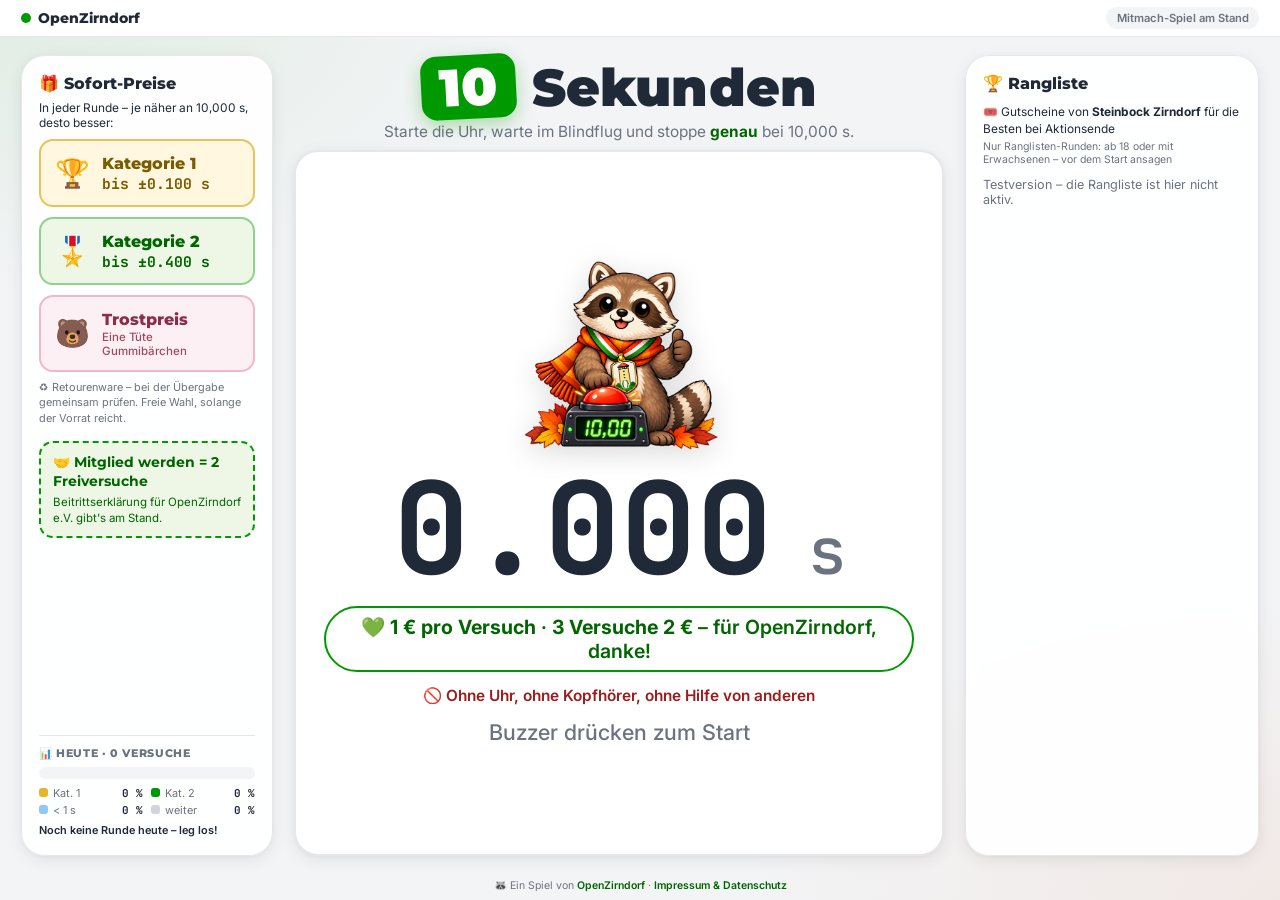
<file: index.html>
<!doctype html>
<html lang="de" class="game">
<head>
  <meta charset="utf-8" />
  <meta name="viewport" content="width=device-width, initial-scale=1" />
  <title>10 Sekunden – Triff die Zeit!</title>
  <meta name="description" content="Triff exakt 10 Sekunden ohne hinzuschauen. Ein kleines Reaktionsspiel von OpenZirndorf mit Waschbär-Maskottchen und Live-Bestenliste." />
  <link rel="icon" href="images/favicon.svg" type="image/svg+xml" />
  <link rel="preconnect" href="https://fonts.googleapis.com" />
  <link rel="preconnect" href="https://fonts.gstatic.com" crossorigin />
  <link href="https://fonts.googleapis.com/css2?family=Inter:ital,opsz,wght@0,14..32,400;0,14..32,500;0,14..32,600;0,14..32,700;0,14..32,800&family=Montserrat:wght@700;800;900&family=JetBrains+Mono:wght@500;700&display=swap" rel="stylesheet" />
  <link rel="stylesheet" href="style.css" />
</head>
<body class="game-page">
  <a class="skip-link" href="#stage">Zum Spiel springen</a>

  <header class="topbar">
    <div class="layout topbar-inner">
      <a class="brand" href="https://openzirndorf.de/" target="_blank" rel="noopener noreferrer">
        <span class="brand-dot" aria-hidden="true"></span>
        OpenZirndorf
      </a>
      <span class="topbar-tag">Mitmach-Spiel am Stand</span>
    </div>
  </header>

  <main id="main">
    <div class="layout game-grid">

      <!-- ===== Linke Spalte: Sofort-Preise + Tagesstatistik =====
           Bewusst knapp: Ausführliche Regeln stehen auf dem ausgedruckten
           Spielregeln-Blatt neben dem Bildschirm und unter /teilnahme. -->
      <aside class="panel panel-info" aria-labelledby="info-title">
        <h2 class="panel-title" id="info-title">🎁 Sofort-Preise</h2>
        <p class="panel-text">In jeder Runde – je näher an 10,000&nbsp;s, desto besser:</p>
        <ul class="tiers">
          <li class="tier tier-kat1">
            <span class="tier-icon" aria-hidden="true">🏆</span>
            <span class="tier-body">
              <span class="tier-name">Kategorie 1</span>
              <span class="tier-range">bis ±<span data-threshold="kat1">0.100</span>&nbsp;s</span>
            </span>
          </li>
          <li class="tier tier-kat2">
            <span class="tier-icon" aria-hidden="true">🎖️</span>
            <span class="tier-body">
              <span class="tier-name">Kategorie 2</span>
              <span class="tier-range">bis ±<span data-threshold="kat2">0.400</span>&nbsp;s</span>
            </span>
          </li>
          <li class="tier tier-trost">
            <span class="tier-icon" aria-hidden="true">🐻</span>
            <span class="tier-body">
              <span class="tier-name">Trostpreis</span>
              <span class="tier-desc">Eine Tüte Gummibärchen</span>
            </span>
          </li>
        </ul>
        <p class="panel-note">♻️ Retourenware – bei der Übergabe gemeinsam prüfen. Freie Wahl, solange der Vorrat reicht.</p>

        <p class="member-card"><strong>🤝 Mitglied werden = 2 Freiversuche</strong> Beitrittserklärung für OpenZirndorf e.V. gibt's am Stand.</p>

        <section class="stats" aria-labelledby="stats-title">
          <h3 class="stats-title" id="stats-title">📊 Heute · <span id="stats-count">0 Versuche</span></h3>
          <div class="stats-bar" id="stats-bar" aria-hidden="true"></div>
          <ul class="stats-legend" id="stats-legend"></ul>
          <p class="stats-best" id="stats-best"></p>
        </section>
      </aside>

      <!-- ===== Mitte: Spiel ===== -->
      <section class="play" aria-labelledby="game-title">
        <h1 class="title" id="game-title"><span class="title-num">10</span> Sekunden</h1>
        <p class="subtitle">Starte die Uhr, warte im Blindflug und stoppe <strong>genau</strong> bei 10,000&nbsp;s.</p>

        <div id="stage" class="stage" tabindex="0" role="button" aria-label="Spielfläche – Buzzer, Enter oder Klick zum Starten/Stoppen">

          <img class="mascot" id="mascot" src="images/waschbaer-buzzer.png" alt="Der OpenZirndorf-Waschbär drückt einen roten Buzzer, die Anzeige zeigt 10,00" />

          <div class="timer" id="timer" aria-live="off">
            <span id="timer-value">0.000</span><span class="timer-unit">&nbsp;s</span>
          </div>

          <p class="donate-badge" id="donate-badge">💚 <strong>1&nbsp;€ pro Versuch</strong> · <strong>3 Versuche 2&nbsp;€</strong> – für OpenZirndorf, danke!</p>

          <p class="rules-line" id="rules-line">🚫 Ohne Uhr, ohne Kopfhörer, ohne Hilfe von anderen</p>

          <p class="ranked-badge" id="ranked-badge" hidden>🏆 Ranglisten-Runde</p>

          <p class="stage-hint" id="stage-hint">Buzzer drücken zum Start</p>

          <div class="result" id="result" hidden>
            <div class="prize-banner" id="prize-banner" hidden role="status">
              <span class="prize-label" id="prize-label"></span>
              <span class="prize-instruction" id="prize-instruction"></span>
            </div>
            <p class="result-headline" id="result-headline"></p>
            <p class="result-detail" id="result-detail"></p>
            <p class="trost-note" id="trost-note" hidden>🐻 Trostpreis: eine Tüte Gummibärchen</p>
            <p class="result-compare" id="result-compare" hidden></p>

            <div class="claim" id="claim" hidden>
              <div class="claim-qr" id="claim-qr" aria-hidden="true"></div>
              <div class="claim-text">
                <strong class="claim-title">Platz <span id="claim-rank"></span> – trag deine Mail ein!</strong>
                <span class="claim-name-label">Du stehst in der Rangliste als</span>
                <span class="claim-name" id="claim-name"></span>
                <span class="claim-slip">Code <span class="claim-code" id="claim-code"></span> · Zeit <span class="claim-time" id="claim-time"></span>&nbsp;s</span>
                <span>📱 QR-Code mit dem Handy scannen</span>
                <span>📝 oder Zettel vom Standpersonal: Mail eintragen → in die Box</span>
                <span class="claim-small">Ohne Mail können wir dich bei einem Ranglisten-Preis nicht erreichen.</span>
              </div>
            </div>
            <p class="muted-note" id="claim-note" hidden></p>

            <p class="result-again">Buzzer drücken für die nächste Runde</p>
          </div>

          <div class="result-bar" id="result-bar" aria-hidden="true"></div>
        </div>
      </section>

      <!-- ===== Rechte Spalte: Rangliste + Ranglisten-Preise ===== -->
      <aside class="panel panel-board" aria-labelledby="board-title">
        <div class="panel-head">
          <h2 class="panel-title" id="board-title">🏆 Rangliste</h2>
          <span class="live-dot" id="live-dot" title="Wird automatisch aktualisiert">live</span>
        </div>
        <!-- Sponsoren der Ranglisten-Preise (Gutscheine). Weitere Namen mit
             " · " anhängen. Die Sofort-Preise sind nicht gesponsert. -->
        <p class="board-prize">🎟️ Gutscheine von <strong>Steinbock Zirndorf</strong> für die Besten bei Aktionsende</p>
        <p class="board-note">Nur Ranglisten-Runden: ab 18 oder mit Erwachsenen – vor dem Start ansagen</p>
        <ol class="board" id="leaderboard-list"></ol>
        <p class="board-empty" id="leaderboard-empty" hidden>Noch keine Einträge – sei der/die Erste!</p>
        <p class="error" id="leaderboard-error" hidden>Rangliste gerade nicht erreichbar.</p>
      </aside>

    </div>
  </main>

  <!-- Personal-Anzeige: Taste S am Spiel-PC. Nicht für Mitspielende gedacht,
       daher kein sichtbarer Knopf. -->
  <div class="staff" id="staff" hidden role="dialog" aria-labelledby="staff-title">
    <h2 id="staff-title">🛠️ Standpersonal</h2>
    <ul class="staff-summary" id="staff-summary"></ul>
    <form id="staff-form">
      <fieldset>
        <legend>Preisfenster (± Millisekunden)</legend>
        <label>Kategorie 1 <input name="kat1Ms" type="number" min="0" max="5000" step="10" inputmode="numeric" /></label>
        <label>Kategorie 2 <input name="kat2Ms" type="number" min="0" max="5000" step="10" inputmode="numeric" /></label>
      </fieldset>
      <fieldset>
        <legend>Vorrat zu Beginn</legend>
        <label>Kategorie 1 <input name="kat1Stock" type="number" min="0" max="999" inputmode="numeric" /></label>
        <label>Kategorie 2 <input name="kat2Stock" type="number" min="0" max="999" inputmode="numeric" /></label>
      </fieldset>
      <div class="staff-actions">
        <button type="submit" class="staff-btn primary">Übernehmen</button>
        <button type="button" class="staff-btn" id="staff-close">Schließen</button>
        <button type="button" class="staff-btn danger" id="staff-reset">Tag zurücksetzen</button>
      </div>
      <p class="staff-hint">R = nächste Runde als Ranglisten-Runde · S/Esc = schließen · Werte gelten nur auf diesem Rechner.</p>
    </form>
  </div>

  <footer class="footer">
    <div class="container">
      <p>🦝 Ein Spiel von <a href="https://openzirndorf.de/" target="_blank" rel="noopener noreferrer">OpenZirndorf</a><span class="terms-item"> · <a data-terms-link href="#">Teilnahmebedingungen</a></span> · <a href="impressum.html">Impressum &amp; Datenschutz</a></p>
    </div>
  </footer>

  <script src="vendor/qrcode.js"></script>
  <script src="app.js"></script>
</body>
</html>
</file>
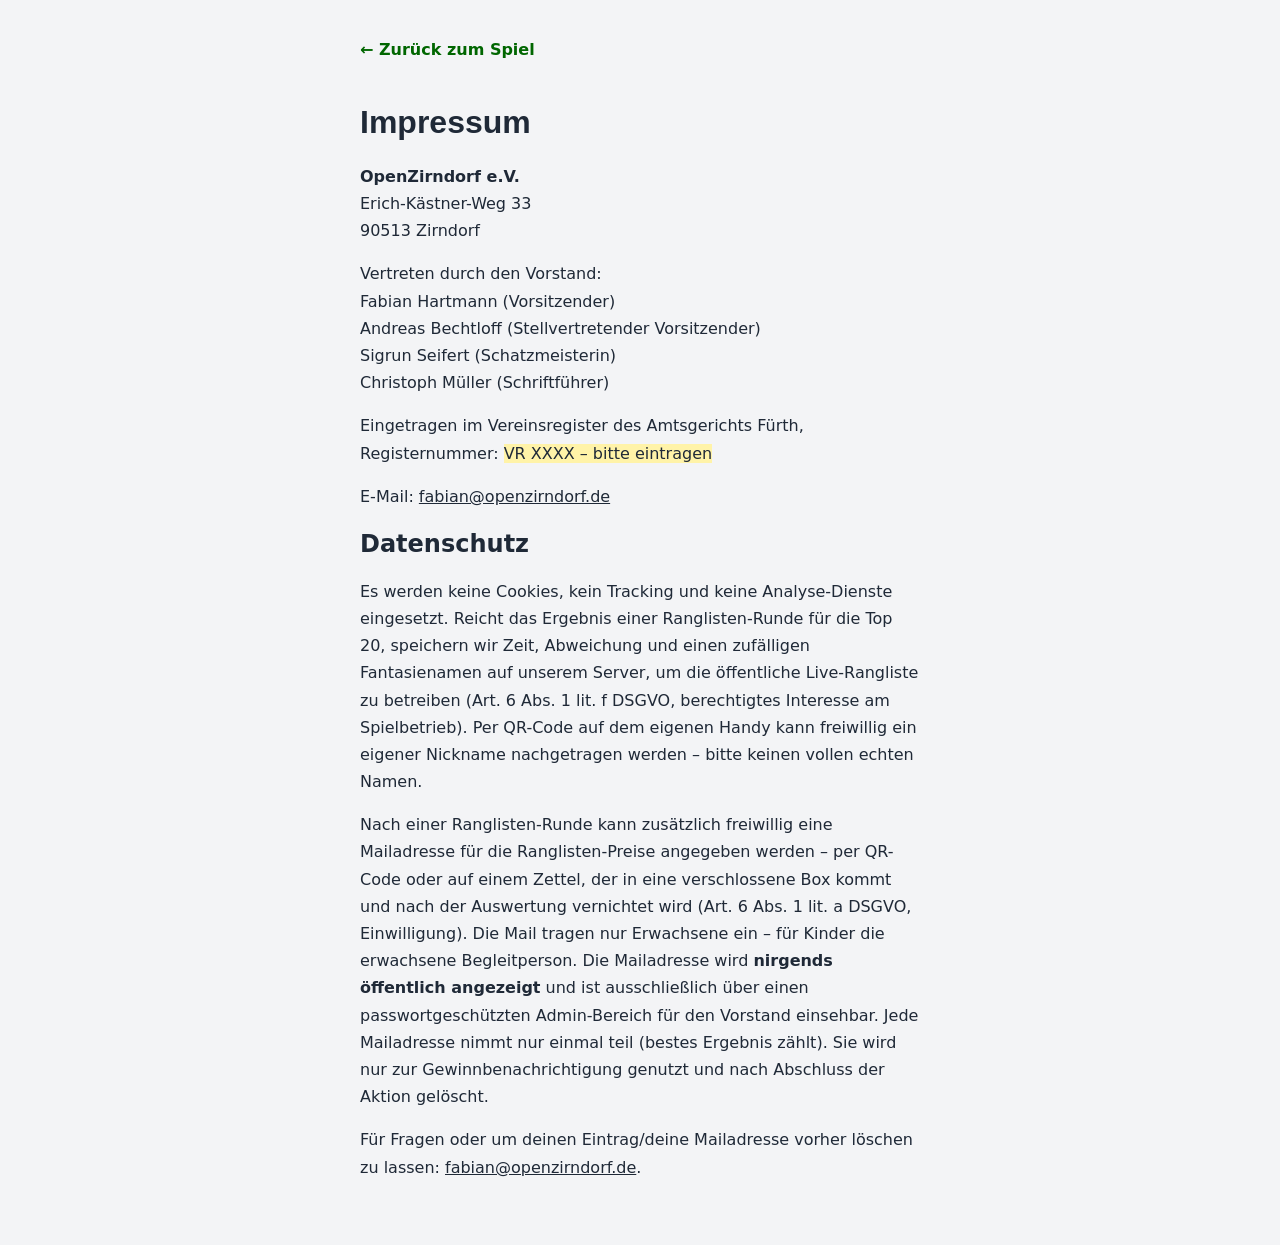
<file: impressum.html>
<!doctype html>
<html lang="de">
<head>
  <meta charset="utf-8" />
  <meta name="viewport" content="width=device-width, initial-scale=1" />
  <title>Impressum – 10 Sekunden</title>
  <meta name="robots" content="index, follow" />
  <link rel="icon" href="images/favicon.svg" type="image/svg+xml" />
  <link rel="stylesheet" href="style.css" />
  <style>
    .legal { max-width: 560px; margin: 0 auto; padding: 2.5rem 0 3rem; }
    .legal a.back { display: inline-block; margin-bottom: 1.5rem; color: var(--oz-brand-green-dark); font-weight: 600; text-decoration: none; }
    .legal h1 { font-family: var(--font-heading); }
    .legal p { line-height: 1.7; }
  </style>
</head>
<body>
  <main id="main">
    <div class="container legal">
      <a class="back" href="index.html">← Zurück zum Spiel</a>
      <h1>Impressum</h1>
      <p>
        <strong>OpenZirndorf e.V.</strong><br />
        Erich-Kästner-Weg 33<br />
        90513 Zirndorf
      </p>
      <p>
        Vertreten durch den Vorstand:<br />
        Fabian Hartmann (Vorsitzender)<br />
        Andreas Bechtloff (Stellvertretender Vorsitzender)<br />
        Sigrun Seifert (Schatzmeisterin)<br />
        Christoph Müller (Schriftführer)
      </p>
      <p>
        Eingetragen im Vereinsregister des Amtsgerichts Fürth,
        Registernummer: <span style="background:#fff3a8">VR&nbsp;XXXX – bitte eintragen</span>
      </p>
      <p>E-Mail: <a href="mailto:fabian@openzirndorf.de">fabian@openzirndorf.de</a></p>

      <h2>Datenschutz</h2>
      <p>
        Es werden keine Cookies, kein Tracking und keine Analyse-Dienste
        eingesetzt. Reicht das Ergebnis einer Ranglisten-Runde für die Top 20, speichern wir Zeit,
        Abweichung und einen zufälligen Fantasienamen auf unserem Server, um
        die öffentliche Live-Rangliste zu betreiben (Art. 6 Abs. 1 lit. f
        DSGVO, berechtigtes Interesse am Spielbetrieb). Per QR-Code auf dem
        eigenen Handy kann freiwillig ein eigener Nickname nachgetragen
        werden – bitte keinen vollen echten Namen.
      </p>
      <p>
        Nach einer Ranglisten-Runde kann zusätzlich freiwillig eine
        Mailadresse für die Ranglisten-Preise angegeben werden – per QR-Code
        oder auf einem Zettel, der in eine verschlossene Box kommt und nach der
        Auswertung vernichtet wird (Art. 6 Abs. 1 lit. a DSGVO, Einwilligung).
        Die Mail tragen nur Erwachsene ein – für Kinder die erwachsene
        Begleitperson. Die
        Mailadresse wird <strong>nirgends öffentlich angezeigt</strong> und
        ist ausschließlich über einen passwortgeschützten Admin-Bereich für
        den Vorstand einsehbar. Jede Mailadresse nimmt nur einmal teil (bestes Ergebnis zählt).
        Sie wird nur zur Gewinnbenachrichtigung
        genutzt und nach Abschluss der Aktion gelöscht.
      </p>
      <p>
        Für Fragen oder um deinen Eintrag/deine Mailadresse vorher löschen
        zu lassen: <a href="mailto:fabian@openzirndorf.de">fabian@openzirndorf.de</a>.
      </p>
    </div>
  </main>
</body>
</html>
</file>
<file: style.css>
/* ============================================================
   10 Sekunden – Stylesheet
   Farb-/Typo-Tokens übernommen aus den OpenZirndorf Design Tokens v1
   (https://openzirndorf.de/design-tokens/v1/tokens.css), lokal
   eingebettet, damit die Seite als reines statisches GitHub-Pages-
   Deployment ohne externe Abhängigkeit (außer Google Fonts) läuft.
   ============================================================ */

:root {
  --oz-brand-green:       #009A00;
  --oz-brand-green-hover: #007a00;
  --oz-brand-green-dark:  #006600;
  --oz-brand-dark:        #1F2937;
  --oz-brand-orange:      #d96020;

  --text:         #1F2937;
  --text-muted:   #6B7280;
  --bg:           #FFFFFF;
  --bg-alt:       #F3F4F6;
  --bg-green:     #eef7e6;
  --bg-orange:    #fff4eb;
  --border:       #E5E7EB;

  --font-heading: 'Montserrat', sans-serif;
  --font-body:    'Inter', 'Segoe UI', system-ui, sans-serif;
  --font-mono:    'JetBrains Mono', 'Fira Code', monospace;

  --radius-sm: 8px;
  --radius:    14px;
  --radius-lg: 24px;

  --shadow:       0 4px 16px rgba(0, 0, 0, 0.08), 0 1px 4px rgba(0, 0, 0, 0.04);
  --shadow-hover: 0 8px 32px rgba(0, 0, 0, 0.12), 0 2px 8px rgba(0, 0, 0, 0.06);

  --container: min(720px, calc(100% - 2.5rem));
  --t: 0.2s ease;
}

*, *::before, *::after { box-sizing: border-box; }

html { scroll-behavior: smooth; }

body {
  margin: 0;
  min-height: 100vh;
  display: flex;
  flex-direction: column;
  font-family: var(--font-body);
  color: var(--text);
  background: var(--bg-alt);
  -webkit-font-smoothing: antialiased;
  -moz-osx-font-smoothing: grayscale;
}

main { flex: 1; display: flex; align-items: center; }
img { max-width: 100%; height: auto; }
a { color: inherit; }
button { font-family: inherit; cursor: pointer; }

.skip-link {
  position: absolute;
  left: -10000px;
  top: 1rem;
  z-index: 100;
  background: #fff;
  color: var(--text);
  padding: 0.5rem 1rem;
  border-radius: var(--radius-sm);
  border: 1px solid var(--border);
  font-weight: 600;
}
.skip-link:focus { left: 1rem; }

.container { width: var(--container); margin: 0 auto; }

/* ---- Topbar ---- */
.topbar {
  background: #fff;
  border-bottom: 1px solid var(--border);
}
.topbar-inner {
  display: flex;
  align-items: center;
  justify-content: space-between;
  padding: 0.75rem 0;
}
.brand {
  display: inline-flex;
  align-items: center;
  gap: 0.5rem;
  font-family: var(--font-heading);
  font-weight: 800;
  text-decoration: none;
  font-size: 1rem;
  color: var(--text);
}
.brand-dot {
  width: 10px;
  height: 10px;
  border-radius: 50%;
  background: var(--oz-brand-green);
  display: inline-block;
}

/* ---- Buttons ---- */
.btn {
  display: inline-flex;
  align-items: center;
  justify-content: center;
  gap: 0.4em;
  padding: 0.65rem 1.3rem;
  border-radius: 999px;
  font-size: 0.95rem;
  font-weight: 600;
  line-height: 1;
  border: 2px solid transparent;
  transition: transform var(--t), box-shadow var(--t), background var(--t), color var(--t), border-color var(--t);
  white-space: nowrap;
}
.btn:hover { transform: translateY(-1px); }
.btn:active { transform: translateY(0); }
.btn-sm { padding: 0.45rem 0.9rem; font-size: 0.85rem; }

.btn-primary {
  background: var(--oz-brand-green);
  color: #fff;
  border-color: var(--oz-brand-green);
}
.btn-primary:hover {
  background: var(--oz-brand-green-hover);
  border-color: var(--oz-brand-green-hover);
  box-shadow: 0 4px 16px rgba(0, 154, 0, 0.35);
}

.btn-outline {
  background: transparent;
  color: var(--text);
  border-color: var(--border);
}
.btn-outline:hover { background: var(--bg-alt); border-color: #b0b7c0; }

.btn-icon {
  background: transparent;
  border: none;
  font-size: 1.1rem;
  color: var(--text-muted);
  padding: 0.25rem 0.5rem;
  border-radius: var(--radius-sm);
}
.btn-icon:hover { background: var(--bg-alt); color: var(--text); }

/* ---- Stage ---- */

.title {
  font-family: var(--font-heading);
  font-weight: 900;
  font-size: clamp(2rem, 6vw, 2.75rem);
  margin: 0 0 0.5rem;
  color: var(--oz-brand-dark);
}
.subtitle {
  margin: 0 0 2rem;
  color: var(--text-muted);
  font-size: 1.05rem;
}
.subtitle strong { color: var(--oz-brand-green-dark); }

.stage {
  position: relative;
  background: #fff;
  border-radius: var(--radius-lg);
  box-shadow: var(--shadow);
  border: 2px solid var(--border);
  padding: 2.5rem 1.75rem 2rem;
  min-height: 380px;
  display: flex;
  flex-direction: column;
  align-items: center;
  justify-content: center;
  gap: 1rem;
  cursor: pointer;
  user-select: none;
  transition: box-shadow var(--t), border-color var(--t), transform var(--t);
}
.stage:hover { box-shadow: var(--shadow-hover); }
.stage:focus-visible {
  outline: none;
  border-color: var(--oz-brand-green);
  box-shadow: 0 0 0 4px var(--bg-green), var(--shadow-hover);
}
.stage.is-running {
  border-color: var(--oz-brand-orange);
  background: var(--bg-orange);
}
.stage.is-result {
  border-color: var(--oz-brand-green);
  background: var(--bg-green);
}

.mascot {
  width: 108px;
  height: auto;
  filter: drop-shadow(0 6px 14px rgba(0, 0, 0, 0.15));
  transition: transform var(--t);
}
.stage.is-running .mascot { animation: sniff var(--sniff-duration, 1.15s) ease-in-out infinite; }
.stage.is-result .mascot { transform: scale(1.06) rotate(-2deg); }

@keyframes sniff {
  0%, 100% { transform: translateY(0) rotate(0deg); }
  50% { transform: translateY(-4px) rotate(-3deg); }
}

.timer {
  font-family: var(--font-mono);
  font-variant-numeric: tabular-nums;
  font-weight: 700;
  font-size: clamp(2.5rem, 9vw, 3.75rem);
  color: var(--oz-brand-dark);
  letter-spacing: -0.01em;
}
.timer-unit { font-size: 0.5em; color: var(--text-muted); font-weight: 500; }

.timer.is-hidden #timer-value,
.timer.is-hidden .timer-unit {
  visibility: hidden;
}
.timer.is-hidden { position: relative; }
.timer.is-hidden::after {
  content: "🔍 …schnüffel…";
  position: absolute;
  inset: 0;
  display: flex;
  align-items: center;
  justify-content: center;
  font-family: var(--font-body);
  font-weight: 600;
  font-size: 1.1rem;
  color: var(--oz-brand-orange);
  animation: pulse 1.1s ease-in-out infinite;
}
@keyframes pulse {
  0%, 100% { opacity: 0.55; }
  50% { opacity: 1; }
}

.stage-hint {
  margin: 0;
  color: var(--text-muted);
  font-size: 0.95rem;
  font-weight: 500;
}

.result { width: 100%; max-width: 360px; }

.prize-banner[hidden] {
  display: none;
}
.prize-banner {
  display: block;
  border-radius: var(--radius);
  padding: 0.9rem 1.1rem;
  margin: 0 0 1rem;
  font-size: 1rem;
  animation: prize-pop 0.4s ease;
}
.prize-label {
  display: block;
  font-family: var(--font-heading);
  font-weight: 800;
  font-size: 1.3rem;
  margin-bottom: 0.2rem;
}
.prize-instruction {
  display: block;
  font-size: 0.9rem;
  font-weight: 600;
}
.prize-kat1 {
  background: #fff7e0;
  border: 2px solid #b8860b;
  color: #7a5c00;
}
.prize-kat2 {
  background: var(--bg-green);
  border: 2px solid var(--oz-brand-green);
  color: var(--oz-brand-green-dark);
}
@keyframes prize-pop {
  0% { transform: scale(0.9); opacity: 0; }
  100% { transform: scale(1); opacity: 1; }
}

.result-headline {
  font-family: var(--font-heading);
  font-weight: 800;
  font-size: 1.4rem;
  margin: 0 0 0.4rem;
  color: var(--oz-brand-green-dark);
}
.result-detail {
  margin: 0 0 1.25rem;
  color: var(--text);
  font-size: 1.05rem;
}
.result-detail .deviation { font-family: var(--font-mono); font-weight: 700; }
.muted-note { color: var(--text-muted); font-size: 0.85rem; }
.result-again {
  margin: 1rem 0 0;
  color: var(--text-muted);
  font-size: 0.9rem;
}

.error {
  color: #B91C1C;
  font-weight: 600;
  font-size: 0.85rem;
  margin: 0.5rem 0 0;
}

/* ---- Footer ---- */
.footer {
  padding: 1.5rem 0 2rem;
  text-align: center;
  color: var(--text-muted);
  font-size: 0.85rem;
}
.footer a { color: var(--oz-brand-green-dark); font-weight: 600; text-decoration: none; }
.footer a:hover { text-decoration: underline; }



/* ============================================================
   Spielseite: drei Spalten (Preise · Spiel · Rangliste)
   ============================================================ */

.game-page {
  background:
    radial-gradient(900px 500px at 0% 0%, rgba(0, 154, 0, 0.08), transparent 60%),
    radial-gradient(900px 500px at 100% 100%, rgba(217, 96, 32, 0.08), transparent 60%),
    var(--bg-alt);
  background-attachment: fixed;
}

.layout { width: min(1240px, calc(100% - 2rem)); margin: 0 auto; }

.topbar-tag {
  font-size: 0.8rem;
  font-weight: 600;
  color: var(--text-muted);
  background: var(--bg-alt);
  padding: 0.3rem 0.75rem;
  border-radius: 999px;
}

.game-grid {
  display: grid;
  grid-template-columns: 260px minmax(0, 1fr) 320px;
  grid-template-areas: "info play board";
  gap: 1.75rem;
  align-items: start;
  padding: 2.25rem 0 2.5rem;
}
.panel-info  { grid-area: info; }
.play        { grid-area: play; text-align: center; }
.panel-board { grid-area: board; }

/* Seitenleisten bleiben beim Scrollen stehen */
.panel {
  position: sticky;
  top: 1.25rem;
  background: rgba(255, 255, 255, 0.92);
  backdrop-filter: blur(6px);
  border: 1px solid var(--border);
  border-radius: var(--radius-lg);
  box-shadow: var(--shadow);
  padding: 1.25rem 1.2rem;
  max-height: calc(100vh - 2.5rem);
  overflow-y: auto;
}

.panel-head {
  display: flex;
  align-items: center;
  justify-content: space-between;
  margin-bottom: 0.75rem;
}
.panel-title {
  font-family: var(--font-heading);
  font-weight: 800;
  font-size: 1.15rem;
  margin: 0;
  color: var(--oz-brand-dark);
}
.panel-info .panel-title { margin-bottom: 0.5rem; }
.panel-text { font-size: 0.85rem; margin: 0 0 0.6rem; color: var(--text); }
.panel-note { font-size: 0.78rem; color: var(--text-muted); margin: 0.55rem 0 0; line-height: 1.45; }

/* Sofort-Preise */
/* Groß genug, um sie aus ein paar Metern Entfernung am Stand zu lesen */
.tiers { list-style: none; margin: 0; padding: 0; display: grid; gap: 0.7rem; }
.tier {
  display: flex;
  align-items: center;
  gap: 0.9rem;
  padding: 0.85rem 1rem;
  border-radius: var(--radius);
  border: 2px solid;
}
.tier-icon { font-size: 2rem; line-height: 1; }
.tier-body { display: flex; flex-direction: column; gap: 0.1rem; }
.tier-name { font-family: var(--font-heading); font-weight: 800; font-size: 1.15rem; }
.tier-range { font-family: var(--font-mono); font-size: 1.05rem; font-weight: 700; }
.tier-desc { font-size: 0.82rem; font-weight: 500; opacity: 0.85; }
.tier-kat1 { background: #fff7e0; border-color: #e5c45c; color: #7a5c00; }
.tier-kat2 { background: var(--bg-green); border-color: #8fd18f; color: var(--oz-brand-green-dark); }
.tier-trost { background: #fdf0f4; border-color: #f0b8c8; color: #8a2e4a; }
/* Titel */
.title-num {
  display: inline-block;
  background: var(--oz-brand-green);
  color: #fff;
  padding: 0 0.35em;
  border-radius: 0.3em;
  transform: rotate(-3deg);
  box-shadow: 0 6px 18px rgba(0, 154, 0, 0.3);
}

.stage { min-height: 400px; }
.stage.is-running { box-shadow: 0 0 0 6px rgba(217, 96, 32, 0.12), var(--shadow-hover); }
.stage.is-result  { box-shadow: 0 0 0 6px rgba(0, 154, 0, 0.12), var(--shadow-hover); }

.rank-note { display: inline-block; margin-top: 0.35rem; font-weight: 700; color: var(--oz-brand-green-dark); }

/* So geht's */
.howto {
  list-style: none;
  margin: 1.25rem 0 0;
  padding: 0;
  display: flex;
  justify-content: center;
  flex-wrap: wrap;
  gap: 0.5rem 1.25rem;
  font-size: 0.85rem;
  color: var(--text-muted);
}
.howto li { display: inline-flex; align-items: center; gap: 0.4rem; }
.howto span {
  width: 1.4rem;
  height: 1.4rem;
  border-radius: 50%;
  background: #fff;
  border: 1px solid var(--border);
  display: inline-flex;
  align-items: center;
  justify-content: center;
  font-weight: 700;
  font-size: 0.75rem;
  color: var(--oz-brand-dark);
}

/* Rangliste */
.live-dot {
  display: inline-flex;
  align-items: center;
  gap: 0.35rem;
  font-size: 0.7rem;
  font-weight: 700;
  text-transform: uppercase;
  letter-spacing: 0.06em;
  color: var(--oz-brand-green-dark);
}
.live-dot::before {
  content: "";
  width: 8px;
  height: 8px;
  border-radius: 50%;
  background: var(--oz-brand-green);
  animation: pulse 1.6s ease-in-out infinite;
}
.live-dot.is-offline { color: var(--text-muted); }
.live-dot.is-offline::before { background: #b0b7c0; animation: none; }

.board { list-style: none; margin: 0; padding: 0; display: grid; grid-template-columns: minmax(0, 1fr); gap: 0.3rem; }
.board li {
  display: flex;
  align-items: center;
  gap: 0.6rem;
  padding: 0.4rem 0.55rem;
  border-radius: var(--radius-sm);
  font-size: 0.9rem;
  transition: background var(--t);
}
.board li:nth-child(odd) { background: var(--bg-alt); }
.board .rank {
  flex: none;
  width: 1.6rem;
  height: 1.6rem;
  border-radius: 50%;
  display: inline-flex;
  align-items: center;
  justify-content: center;
  font-family: var(--font-mono);
  font-weight: 700;
  font-size: 0.78rem;
  color: var(--text-muted);
}
.board .nick { flex: 1; min-width: 0; font-weight: 600; overflow: hidden; text-overflow: ellipsis; white-space: nowrap; }
.board .time {
  flex: none;
  font-family: var(--font-mono);
  font-variant-numeric: tabular-nums;
  font-size: 0.82rem;
  font-weight: 700;
  color: var(--oz-brand-green-dark);
}
.board li.top-1 .rank, .board li.top-2 .rank, .board li.top-3 .rank { color: #fff; }
.board li.top-1 .rank { background: linear-gradient(135deg, #f4c542, #b8860b); }
.board li.top-2 .rank { background: linear-gradient(135deg, #c9ced6, #8a8f98); }
.board li.top-3 .rank { background: linear-gradient(135deg, #d99a64, #a9652f); }
.board li.top-1 .nick { font-weight: 800; }
.board li.is-new {
  background: var(--bg-green);
  box-shadow: inset 0 0 0 2px var(--oz-brand-green);
  animation: prize-pop 0.4s ease;
}
.board-empty { color: var(--text-muted); font-size: 0.9rem; margin: 0; }

/* ---- Responsiv ---- */
@media (max-width: 1080px) {
  .game-grid {
    grid-template-columns: 1fr 1fr;
    grid-template-areas:
      "play play"
      "info board";
    max-width: 760px;
    margin: 0 auto;
  }
  .panel { position: static; max-height: none; }
}

@media (max-width: 640px) {
  .game-grid {
    grid-template-columns: minmax(0, 1fr);
    grid-template-areas: "play" "board" "info";
    padding-top: 1.5rem;
    gap: 1.25rem;
  }
  .topbar-tag { display: none; }
}

@media (max-width: 420px) {
  .stage { padding: 2rem 1.25rem 1.75rem; min-height: 340px; }
}

/* ============================================================
   Vollbild am Stand: Spiel nutzt die ganze Bildschirmfläche,
   alles skaliert mit der Bildschirmgröße (rem hängt an vw).
   ============================================================ */

html.game { font-size: clamp(14px, 0.45vw + 8px, 24px); }

.game-page { height: 100vh; height: 100dvh; }
.game-page .topbar-inner { padding: 0.5rem 0; }
.game-page main { align-items: stretch; min-height: 0; }
.game-page .footer { padding: 0.4rem 0 0.6rem; font-size: 0.75rem; }
.game-page .footer p { margin: 0; }

.layout { width: calc(100% - 3rem); max-width: 2400px; }

.game-grid {
  grid-template-columns: minmax(250px, 18rem) minmax(0, 1fr) minmax(290px, 21rem);
  gap: 1.5rem;
  padding: 1.25rem 0;
  align-items: stretch;
  height: 100%;
}

.panel { position: static; max-height: none; height: 100%; min-height: 0; }

.play { display: flex; flex-direction: column; min-height: 0; }
.title { font-size: clamp(2rem, 3vw + 1rem, 4rem); margin-bottom: 0.25rem; }
.subtitle { margin-bottom: 1rem; font-size: 1.1rem; }

.stage {
  flex: 1;
  min-height: 360px;
  overflow: hidden;
  padding: 2rem;
}
.mascot { width: clamp(100px, 22vh, 280px); }
.timer { font-size: clamp(3.5rem, min(10vw, 19vh), 13rem); line-height: 1; }
.timer.is-hidden::after { font-size: clamp(1.2rem, 3vh, 2.2rem); }
.stage-hint { font-size: clamp(1rem, 2.4vh, 1.6rem); }

/* Ergebnis */
.result { max-width: 46rem; }
.result-headline { font-size: clamp(1.4rem, 3.5vh, 2.6rem); }
.prize-banner { padding: 1.1rem 1.4rem; }
.prize-label { font-size: clamp(1.5rem, 4.5vh, 3.2rem); }
.prize-instruction { font-size: clamp(0.95rem, 2vh, 1.3rem); }
.result-detail {
  display: flex;
  flex-direction: column;
  align-items: center;
  gap: 0.2rem;
  margin-bottom: 1rem;
}
.result-time {
  font-family: var(--font-mono);
  font-weight: 700;
  font-size: clamp(2.5rem, 8vh, 6rem);
  line-height: 1.05;
  color: var(--oz-brand-dark);
}
.result-detail .deviation { font-size: clamp(1rem, 2.4vh, 1.5rem); color: var(--text-muted); }
.result-again { font-size: clamp(0.9rem, 1.8vh, 1.15rem); }

/* QR-Code zum Nachtragen */
.claim[hidden] { display: none; }
.claim {
  display: flex;
  align-items: center;
  gap: 1.25rem;
  margin: 0.5rem auto 0;
  padding: 1rem 1.25rem;
  background: #fff;
  border: 2px solid var(--oz-brand-green);
  border-radius: var(--radius);
  text-align: left;
  width: fit-content;
  max-width: 100%;
  animation: prize-pop 0.4s ease;
}
.claim-qr { flex: none; width: clamp(120px, 20vh, 230px); aspect-ratio: 1; }
.claim-qr svg { width: 100%; height: 100%; display: block; }
.claim-text { display: flex; flex-direction: column; gap: 0.35rem; font-size: clamp(0.95rem, 2vh, 1.3rem); font-weight: 600; }
.claim-title { font-family: var(--font-heading); font-weight: 800; font-size: 1.3em; color: var(--oz-brand-green-dark); }
.claim-small { font-size: 0.75em; font-weight: 500; color: var(--text-muted); }

/* Countdown bis zum automatischen Zurückspringen */
.result-bar {
  position: absolute;
  left: 0;
  bottom: 0;
  height: 6px;
  width: 100%;
  background: var(--oz-brand-green);
  transform-origin: left;
  transform: scaleX(0);
  opacity: 0.6;
}
.stage:not(.is-result) .result-bar { animation: none !important; transform: scaleX(0); }
@keyframes result-countdown {
  from { transform: scaleX(1); }
  to   { transform: scaleX(0); }
}

.board li { padding: 0.45rem 0.6rem; font-size: 0.95rem; }

@media (max-width: 1080px) {
  html.game { font-size: 15px; }
  .game-page { height: auto; }
  .game-grid { height: auto; grid-template-columns: 1fr 1fr; }
  .panel { height: auto; }
  .stage { min-height: 420px; }
}
@media (max-width: 640px) {
  .game-grid { grid-template-columns: minmax(0, 1fr); }
  .layout { width: calc(100% - 2rem); }
  .claim { flex-direction: column; text-align: center; }
}

/* Ergebnis braucht Platz für Banner + Zeit + QR: Waschbär dort kleiner,
   auf niedrigen Bildschirmen mit QR-Code ganz weg. */
.stage.is-result { gap: 0.6rem; padding-top: 1.25rem; padding-bottom: 1.5rem; }
.stage.is-result .mascot { width: clamp(70px, 13vh, 170px); }
@media (max-height: 900px) {
  .stage.is-result:has(.claim:not([hidden])) .mascot { display: none; }
  .game-page .howto { display: none; }
}

.claim-name-label { font-size: 0.75em; font-weight: 500; color: var(--text-muted); margin-bottom: -0.3rem; }
.claim-name {
  font-family: var(--font-heading);
  font-weight: 800;
  font-size: 1.35em;
  color: var(--oz-brand-dark);
  margin-bottom: 0.3rem;
}

/* Hinweis auf der Spielfläche: 1 € pro Versuch, 3 Versuche 2 € */
.donate-badge {
  margin: 0;
  padding: 0.5rem 1.1rem;
  border-radius: 999px;
  background: #fff;
  border: 2px solid var(--oz-brand-green);
  color: var(--oz-brand-green-dark);
  font-weight: 600;
  font-size: clamp(0.95rem, 2.2vh, 1.4rem);
}
.donate-badge[hidden] { display: none; }

/* Ranglisten-Runde: vom Standpersonal per Taste R vor dem Start gesetzt */
.ranked-badge {
  margin: 0;
  padding: 0.5rem 1.2rem;
  border-radius: 999px;
  background: linear-gradient(135deg, #f4c542, #d9a21b);
  color: #3b2a00;
  font-family: var(--font-heading);
  font-weight: 800;
  font-size: clamp(1rem, 2.4vh, 1.5rem);
  box-shadow: 0 6px 16px rgba(217, 162, 27, 0.35);
}
.ranked-badge[hidden], .stage.is-result .ranked-badge { display: none; }
.stage.is-ranked { box-shadow: inset 0 0 0 4px #f4c542, var(--shadow); }

.claim-slip { font-family: var(--font-mono); font-weight: 700; }
.claim-code {
  display: inline-block;
  padding: 0.05em 0.4em;
  border-radius: 6px;
  background: var(--oz-brand-dark);
  color: #fff;
  letter-spacing: 0.15em;
  font-size: 1.25em;
}

/* Buzzer-Waschbär ist breiter als hoch → Größe über die Höhe steuern */
.mascot { width: auto; height: clamp(110px, 26vh, 320px); }
.stage.is-result .mascot { width: auto; height: clamp(70px, 14vh, 180px); }

@media (max-height: 900px) {
  .mascot { height: clamp(90px, 21vh, 260px); }
  .timer { font-size: clamp(3rem, min(10vw, 16vh), 11rem); }
  .subtitle { margin-bottom: 0.6rem; }
}

/* Regel-Hinweis auf der Spielfläche – nur vor dem Start */
.rules-line {
  margin: 0;
  font-size: clamp(0.85rem, 1.8vh, 1.1rem);
  font-weight: 600;
  color: #9b1c1c;
}
.stage.is-running .rules-line, .stage.is-result .rules-line { display: none; }

/* Ergebnis: Trostpreis + Vergleich mit allen Versuchen des Tages */
.trost-note[hidden], .result-compare[hidden] { display: none; }
.trost-note {
  margin: 0.2rem auto 0;
  padding: 0.35rem 0.9rem;
  width: fit-content;
  border-radius: 999px;
  background: #fdf0f4;
  border: 2px solid #f0b8c8;
  color: #8a2e4a;
  font-weight: 700;
  font-size: clamp(0.95rem, 2vh, 1.25rem);
}
.result-compare { margin: 0.3rem 0 0; color: var(--text-muted); font-size: clamp(0.95rem, 2vh, 1.25rem); }
.result-compare strong { color: var(--oz-brand-dark); }

/* Rechte Spalte: Ranglisten-Preis-Hinweis über der Liste */
.board-prize { margin: 0 0 0.2rem; font-size: 0.85rem; line-height: 1.4; }
.board-prize strong { color: var(--oz-brand-dark); }
.board-note { margin: 0 0 0.8rem; font-size: 0.75rem; color: var(--text-muted); }

/* Hinweis Mitgliedschaft: 2 Freiversuche */
.member-card {
  margin: 1rem 0 0;
  padding: 0.7rem 0.85rem;
  border-radius: var(--radius);
  background: var(--bg-green);
  border: 2px dashed var(--oz-brand-green);
  color: var(--oz-brand-green-dark);
  font-size: 0.82rem;
  line-height: 1.4;
}
.member-card strong { display: block; font-family: var(--font-heading); font-size: 1rem; margin-bottom: 0.15rem; }

/* Live-Statistik unten in der Sofort-Preise-Spalte */
.panel-info { display: flex; flex-direction: column; }
.stats {
  flex: none;
  margin-top: auto;
  padding-top: 0.8rem;
  border-top: 1px solid var(--border);
}
.stats-title {
  margin: 0 0 0.5rem;
  font-family: var(--font-heading);
  font-size: 0.75rem;
  font-weight: 800;
  text-transform: uppercase;
  letter-spacing: 0.06em;
  color: var(--text-muted);
}
.stats-bar {
  display: flex;
  height: 12px;
  border-radius: 999px;
  overflow: hidden;
  background: var(--bg-alt);
}
.stats-seg { display: block; height: 100%; transition: width 0.5s ease; }
.stats-legend {
  list-style: none;
  margin: 0.5rem 0 0;
  padding: 0;
  display: grid;
  grid-template-columns: repeat(2, minmax(0, 1fr));
  gap: 0.2rem 0.6rem;
  font-size: 0.78rem;
  color: var(--text-muted);
}
.stats-legend li { display: flex; align-items: center; gap: 0.35rem; }
.stats-legend i { width: 0.65rem; height: 0.65rem; border-radius: 3px; flex: none; }
.stats-legend strong { margin-left: auto; color: var(--text); font-family: var(--font-mono); }
.stats-seg.b-kat1, .stats-legend .b-kat1 i { background: #e5b52f; }
.stats-seg.b-kat2, .stats-legend .b-kat2 i { background: var(--oz-brand-green); }
.stats-seg.b-near, .stats-legend .b-near i { background: #93c5fd; }
.stats-seg.b-far, .stats-legend .b-far i { background: #d1d5db; }
.stats-best { margin: 0.45rem 0 0; font-size: 0.78rem; font-weight: 600; color: var(--oz-brand-dark); }

/* Personal-Anzeige (Taste S) */
.staff[hidden] { display: none; }
.staff {
  position: fixed;
  left: 1.25rem;
  bottom: 1.25rem;
  z-index: 50;
  width: min(380px, calc(100% - 2.5rem));
  padding: 1rem 1.1rem;
  background: #111827;
  color: #f9fafb;
  border-radius: var(--radius-lg);
  box-shadow: 0 20px 50px rgba(0, 0, 0, 0.35);
  font-size: 0.9rem;
}
.staff h2 { margin: 0 0 0.5rem; font-size: 1rem; font-family: var(--font-heading); }
.staff-summary { list-style: none; margin: 0 0 0.75rem; padding: 0; display: grid; gap: 0.2rem; }
.staff-summary .low { color: #fca5a5; }
.staff fieldset { border: 1px solid #374151; border-radius: var(--radius-sm); margin: 0 0 0.6rem; padding: 0.5rem 0.7rem; display: grid; grid-template-columns: 1fr 1fr; gap: 0.5rem; }
.staff legend { padding: 0 0.3rem; font-size: 0.75rem; color: #9ca3af; }
.staff label { display: flex; flex-direction: column; gap: 0.2rem; font-size: 0.8rem; color: #d1d5db; }
.staff input { width: 100%; padding: 0.35rem 0.5rem; border-radius: 6px; border: 1px solid #4b5563; background: #1f2937; color: #fff; font: inherit; font-family: var(--font-mono); }
.staff-actions { display: flex; flex-wrap: wrap; gap: 0.4rem; }
.staff-btn { padding: 0.4rem 0.8rem; border-radius: 999px; border: 1px solid #4b5563; background: transparent; color: #f9fafb; font: inherit; font-weight: 600; cursor: pointer; }
.staff-btn.primary { background: var(--oz-brand-green); border-color: var(--oz-brand-green); }
.staff-btn.danger { margin-left: auto; color: #fca5a5; border-color: #7f1d1d; }
.staff-hint { margin: 0.6rem 0 0; font-size: 0.72rem; color: #9ca3af; }
</file>
